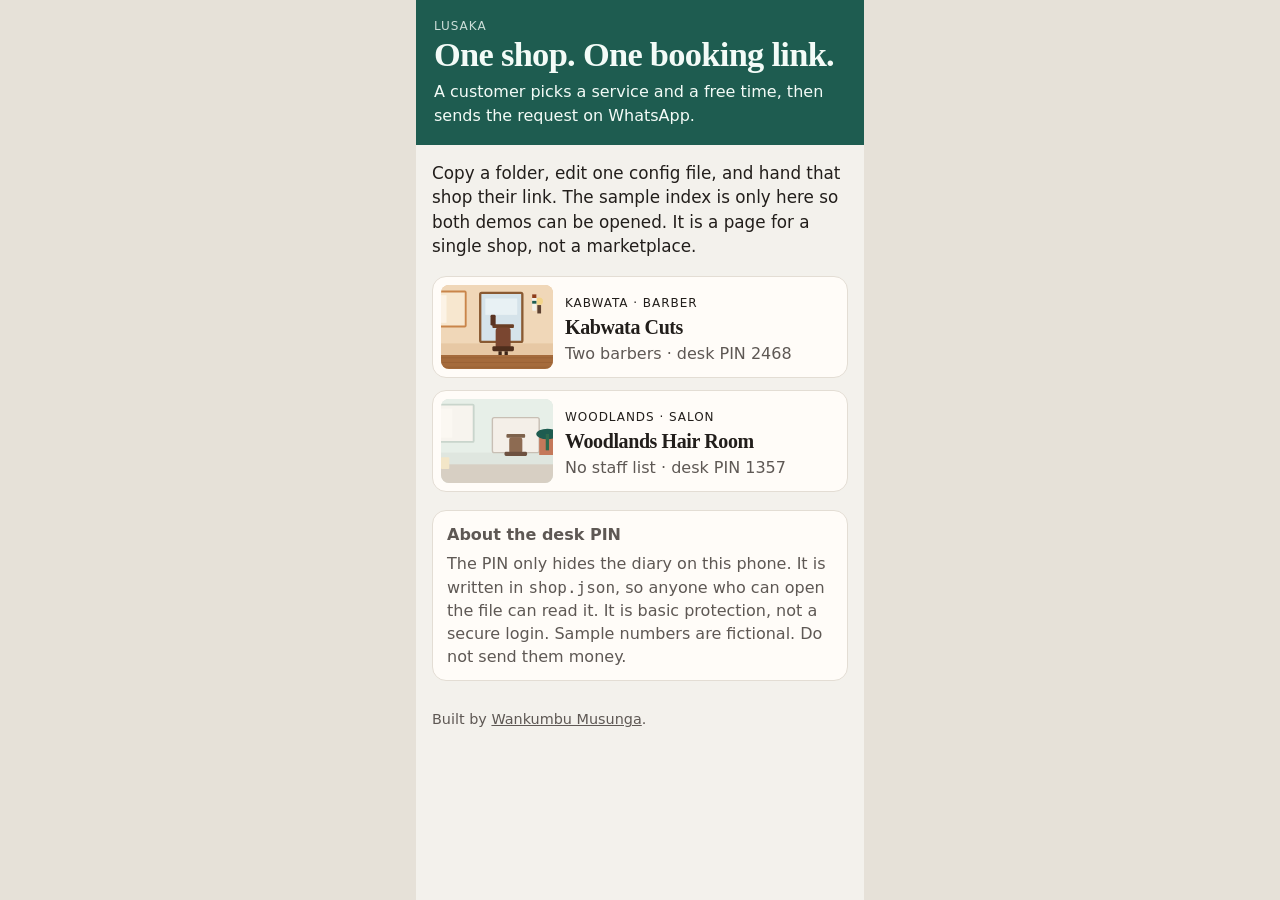
<file: index.html>
<!DOCTYPE html>
<html lang="en">
<head>
  <meta charset="utf-8">
  <meta name="viewport" content="width=device-width, initial-scale=1">
  <meta name="description" content="A booking page for one Lusaka salon or barber. Customers request a time on WhatsApp.">
  <meta name="theme-color" content="#1e5c50">
  <title>Lusaka salon booking</title>
  <link rel="icon" href="favicon.svg">
  <link rel="stylesheet" href="css/styles.css">
</head>
<body>
  <main class="app home">
    <header class="masthead">
      <p class="kicker">Lusaka</p>
      <h1>One shop. One booking link.</h1>
      <p>A customer picks a service and a free time, then sends the request on WhatsApp.</p>
    </header>
    <div class="sheet">
      <p class="lede">Copy a folder, edit one config file, and hand that shop their link. The sample index is only here so both demos can be opened. It is a page for a single shop, not a marketplace.</p>
      <div class="sample-list">
        <a class="sample-card" href="shops/kabwata/">
          <img src="shops/kabwata/photos/chair.svg" alt="Illustrated barber chair" width="320" height="180">
          <span>
            <span class="kicker">Kabwata · barber</span>
            <strong>Kabwata Cuts</strong>
            <span class="fine">Two barbers · desk PIN 2468</span>
          </span>
        </a>
        <a class="sample-card" href="shops/woodlands/">
          <img src="shops/woodlands/photos/room.svg" alt="Illustrated salon chair by a window" width="320" height="180">
          <span>
            <span class="kicker">Woodlands · salon</span>
            <strong>Woodlands Hair Room</strong>
            <span class="fine">No staff list · desk PIN 1357</span>
          </span>
        </a>
      </div>
      <div class="note">
        <strong>About the desk PIN</strong>
        <p>The PIN only hides the diary on this phone. It is written in <code>shop.json</code>, so anyone who can open the file can read it. It is basic protection, not a secure login. Sample numbers are fictional. Do not send them money.</p>
      </div>
      <p class="footer">Built by <a href="https://github.com/MKBright">Wankumbu Musunga</a>.</p>
    </div>
  </main>
</body>
</html>
</file>
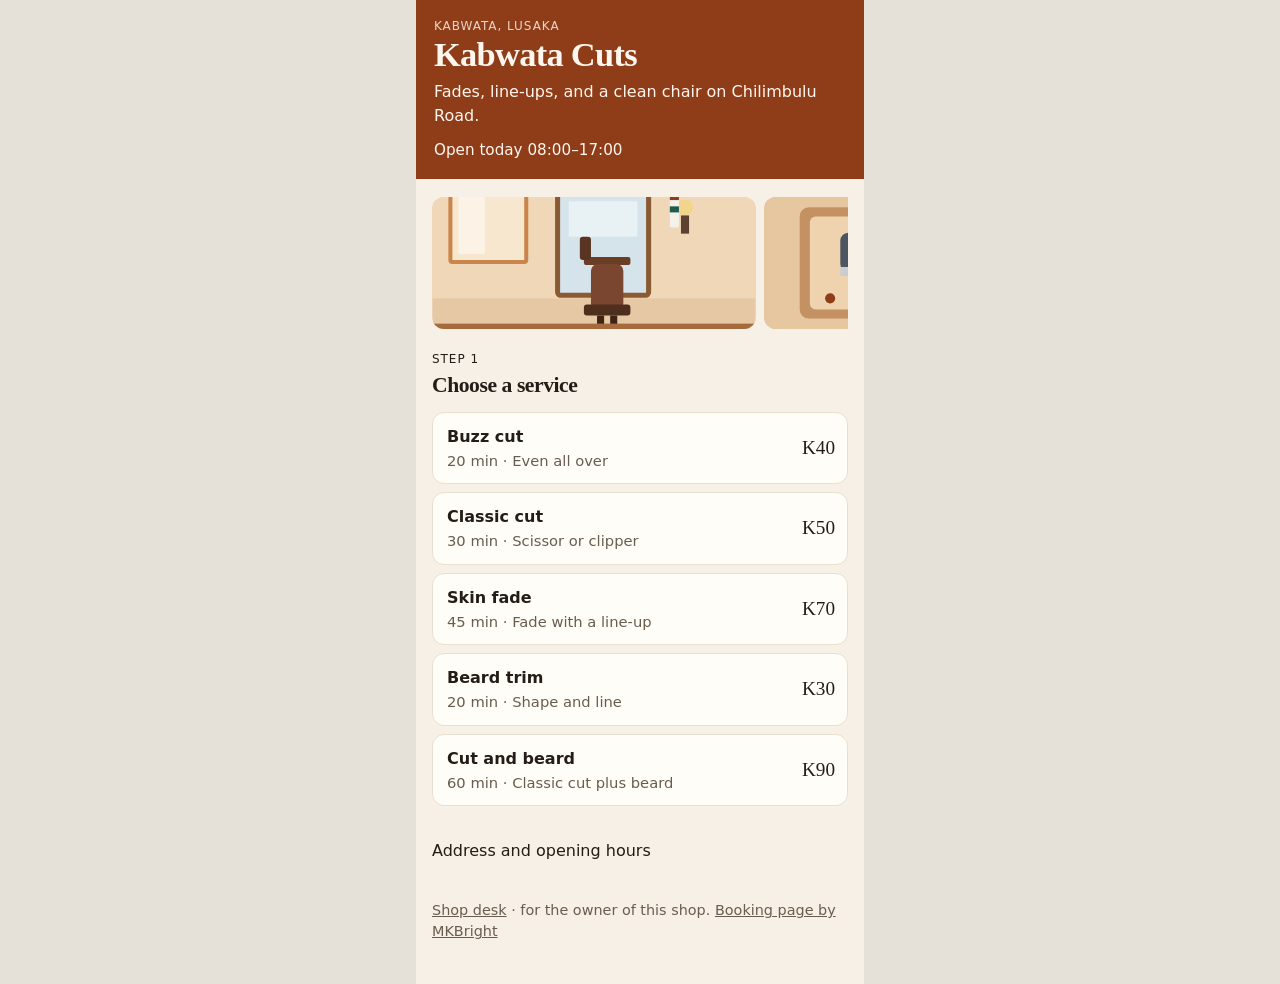
<file: shops/kabwata/index.html>
<!DOCTYPE html>
<html lang="en">
<head>
  <meta charset="utf-8">
  <meta name="viewport" content="width=device-width, initial-scale=1">
  <meta name="description" content="Book a chair at Kabwata Cuts. The request is sent on WhatsApp.">
  <meta name="theme-color" content="#8f3d18">
  <title>Kabwata Cuts</title>
  <link rel="icon" href="../../favicon.svg">
  <link rel="stylesheet" href="../../css/styles.css">
  <style>:root{--bg:#f6f0e6;--accent:#8f3d18;--accent-ink:#fff7ef}</style>
</head>
<body>
  <div id="app" class="app"><p class="banner">Loading Kabwata Cuts…</p></div>
  <noscript><p class="noscript">This booking page needs JavaScript. It is one small script and does not load anything else.</p></noscript>
  <script src="../../js/booking-core.js"></script>
  <script src="../../js/app.js"></script>
</body>
</html>
</file>
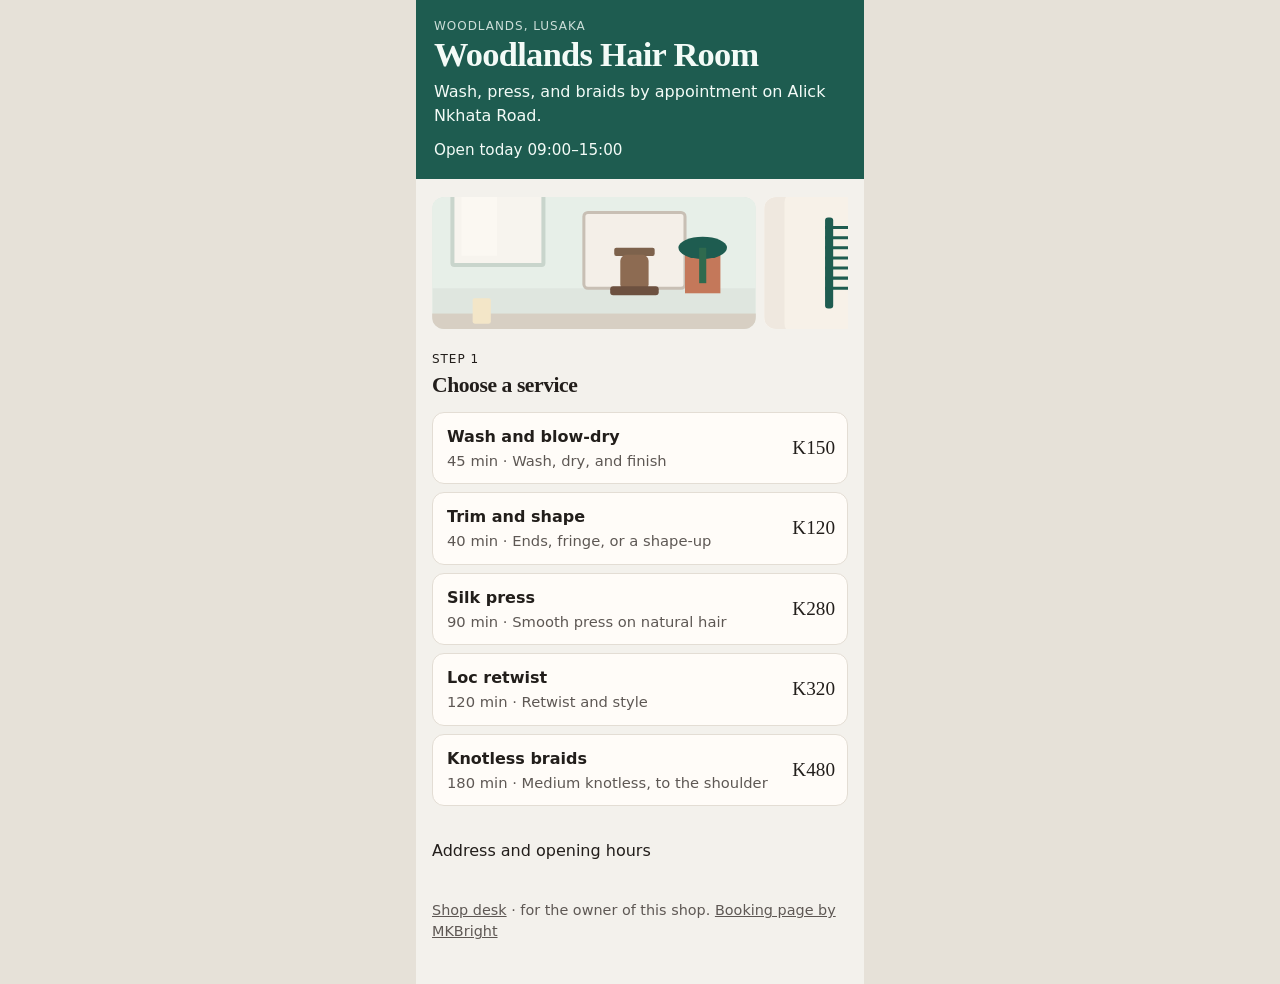
<file: shops/woodlands/index.html>
<!DOCTYPE html>
<html lang="en">
<head>
  <meta charset="utf-8">
  <meta name="viewport" content="width=device-width, initial-scale=1">
  <meta name="description" content="Book a time at Woodlands Hair Room. The request is sent on WhatsApp.">
  <meta name="theme-color" content="#1e5c50">
  <title>Woodlands Hair Room</title>
  <link rel="icon" href="../../favicon.svg">
  <link rel="stylesheet" href="../../css/styles.css">
  <style>:root{--bg:#f3f1ec;--accent:#1e5c50;--accent-ink:#f3fbf7}</style>
</head>
<body>
  <div id="app" class="app"><p class="banner">Loading Woodlands Hair Room…</p></div>
  <noscript><p class="noscript">This booking page needs JavaScript. It is one small script and does not load anything else.</p></noscript>
  <script src="../../js/booking-core.js"></script>
  <script src="../../js/app.js"></script>
</body>
</html>
</file>
<file: css/styles.css>
:root {
  --bg: #f3f1ec;
  --surface: #fffcf8;
  --ink: #221e1b;
  --muted: #5e5854;
  --line: #e3ddd4;
  --accent: #1e5c50;
  --accent-ink: #f3fbf7;
  --danger: #8d2c2c;
  --radius: 14px;
  color-scheme: light;
}

* { box-sizing: border-box; }

html { height: 100%; }

body {
  margin: 0;
  min-height: 100%;
  background: #e6e1d8;
  color: var(--ink);
  font: 16px/1.45 "Segoe UI", system-ui, sans-serif;
}

button, input, select { font: inherit; color: inherit; }

button, a { touch-action: manipulation; }

img { max-width: 100%; display: block; }

.app {
  max-width: 28rem;
  min-height: 100vh;
  margin: 0 auto;
  background: var(--bg);
}

.masthead {
  background: var(--accent);
  color: var(--accent-ink);
  padding: calc(18px + env(safe-area-inset-top)) 18px 18px;
}

.kicker {
  margin: 0 0 2px;
  font-size: 0.75rem;
  letter-spacing: 0.08em;
  text-transform: uppercase;
}

.masthead .kicker { opacity: 0.82; }

.masthead h1,
.sheet h1,
.block h2,
.sample-card strong {
  font-family: Georgia, "Iowan Old Style", "Palatino Linotype", serif;
  font-weight: 600;
  letter-spacing: -0.02em;
  overflow-wrap: break-word;
}

.masthead h1 {
  margin: 2px 0 8px;
  font-size: 2.15rem;
  line-height: 1.02;
}

.masthead p { margin: 0; }

.masthead .meta { margin-top: 12px; font-size: 0.95rem; }

.sheet { padding: 16px 16px calc(28px + env(safe-area-inset-bottom)); }

.photos {
  display: flex;
  gap: 8px;
  overflow-x: auto;
  margin: 2px 0 8px;
}

.photos img {
  width: 78%;
  height: 132px;
  flex: 0 0 auto;
  object-fit: cover;
  border-radius: 12px;
  background: var(--surface);
}

.lede { font-size: 1.05rem; margin: 0 0 12px; }

.block { margin-top: 22px; }

.block h2 { font-size: 1.35rem; margin: 0 0 10px; }

.choice-list { display: grid; gap: 8px; }

.choice, .chip, .date-btn, .slot, .btn, .btn-ghost {
  border: 1px solid var(--line);
  background: var(--surface);
  border-radius: 12px;
}

.choice {
  display: flex;
  width: 100%;
  gap: 12px;
  align-items: center;
  text-align: left;
  padding: 12px 12px 12px 14px;
  min-height: 64px;
  cursor: pointer;
}

.choice-main { display: flex; flex-direction: column; gap: 2px; flex: 1; }

.choice-name { font-weight: 600; }

.choice-meta, .fine, .footer, .note, .hours dt, .entry p { color: var(--muted); }

.choice-meta { font-size: 0.92rem; }

.choice-price {
  font-family: Georgia, serif;
  font-size: 1.2rem;
  font-variant-numeric: tabular-nums;
}

.choice[aria-pressed="true"] {
  box-shadow: inset 4px 0 0 var(--accent);
  border-color: var(--accent);
}

.chips { display: flex; flex-wrap: wrap; gap: 8px; }

.chip, .slot, .date-btn {
  cursor: pointer;
  min-height: 44px;
}

.chip { padding: 8px 14px; border-radius: 999px; }

.date-strip {
  display: flex;
  gap: 8px;
  overflow-x: auto;
  padding-bottom: 4px;
  scroll-snap-type: x mandatory;
}

.date-btn {
  scroll-snap-align: start;
  min-width: 4.6rem;
  padding: 8px 6px;
  display: flex;
  flex-direction: column;
  align-items: center;
  justify-content: center;
  line-height: 1.15;
}

.date-btn strong { font-size: 1.15rem; font-variant-numeric: tabular-nums; }

.date-btn small { color: var(--muted); font-size: 0.75rem; }

.date-btn:disabled { opacity: 0.5; cursor: not-allowed; }

.slots { display: grid; grid-template-columns: repeat(3, 1fr); gap: 8px; }

.slot { padding: 10px 4px; font-variant-numeric: tabular-nums; }

.chip[aria-pressed="true"],
.date-btn[aria-pressed="true"],
.slot[aria-pressed="true"] {
  background: var(--accent);
  border-color: var(--accent);
  color: var(--accent-ink);
}

.date-btn[aria-pressed="true"] small { color: inherit; }

label { display: block; margin: 12px 0 6px; font-size: 0.92rem; }

input, select {
  width: 100%;
  min-height: 48px;
  padding: 10px 12px;
  border-radius: 10px;
  border: 1px solid var(--line);
  background: var(--surface);
  font-size: 16px;
}

.btn, .btn-ghost {
  display: inline-flex;
  align-items: center;
  justify-content: center;
  min-height: 44px;
  padding: 10px 14px;
  text-decoration: none;
  font-weight: 600;
  cursor: pointer;
}

.btn {
  background: var(--accent);
  border-color: var(--accent);
  color: var(--accent-ink);
}

.btn-full { width: 100%; min-height: 52px; margin-top: 8px; }

.btn[aria-disabled="true"] { opacity: 0.45; cursor: not-allowed; }

.btn-ghost { background: transparent; font-weight: 600; color: var(--ink); }

.btn-row, .entry-actions { display: flex; flex-wrap: wrap; gap: 8px; margin-top: 8px; }

.deposit, .note, .entry, .preview, .banner {
  border: 1px solid var(--line);
  border-radius: var(--radius);
  background: var(--surface);
}

.deposit, .note, .banner { padding: 12px 14px; }

.deposit { border-style: dashed; margin: 14px 0; }

.deposit h3, .note strong, .entry h3 { margin: 0; font-size: 1rem; }

.deposit p, .note p, .banner p { margin: 6px 0 0; }

.number {
  margin: 8px 0 0;
  font-size: 1.2rem;
  font-variant-numeric: tabular-nums;
  letter-spacing: 0.02em;
  color: var(--ink);
}

.preview {
  white-space: pre-wrap;
  font-family: ui-monospace, "Cascadia Mono", monospace;
  font-size: 0.82rem;
  line-height: 1.4;
  padding: 12px;
  margin: 12px 0 0;
  color: var(--ink);
}

.hours { margin: 8px 0 0; display: grid; grid-template-columns: 2.4rem 1fr; gap: 2px 10px; }

.hours dt, .hours dd { margin: 0; }

details summary { cursor: pointer; min-height: 44px; display: flex; align-items: center; }

.footer { margin-top: 28px; font-size: 0.9rem; }

.footer a, .fine a, .masthead a { color: inherit; }

.entry { padding: 12px; margin-top: 8px; }

.entry p { margin: 4px 0 0; }

.pill {
  display: inline-block;
  font-size: 0.72rem;
  letter-spacing: 0.06em;
  text-transform: uppercase;
  color: var(--accent);
}

.form-error { color: var(--danger); min-height: 1.2em; margin: 8px 0 0; }

.sample-list { display: grid; gap: 12px; margin: 18px 0; }

.sample-card {
  display: grid;
  grid-template-columns: 112px 1fr;
  gap: 12px;
  align-items: center;
  padding: 8px;
  text-decoration: none;
  color: inherit;
  background: var(--surface);
  border: 1px solid var(--line);
  border-radius: 14px;
}

.sample-card img { width: 112px; height: 84px; object-fit: cover; border-radius: 8px; }

.sample-card strong { display: block; font-size: 1.25rem; }

.home .sheet h1 {
  font-size: 2rem;
  line-height: 1.05;
  margin: 0 0 10px;
}

.noscript, .banner { margin: 16px; }

:focus-visible {
  outline: 3px solid var(--ink);
  outline-offset: 2px;
}

@media (prefers-reduced-motion: reduce) {
  * { scroll-behavior: auto !important; }
}
</file>
